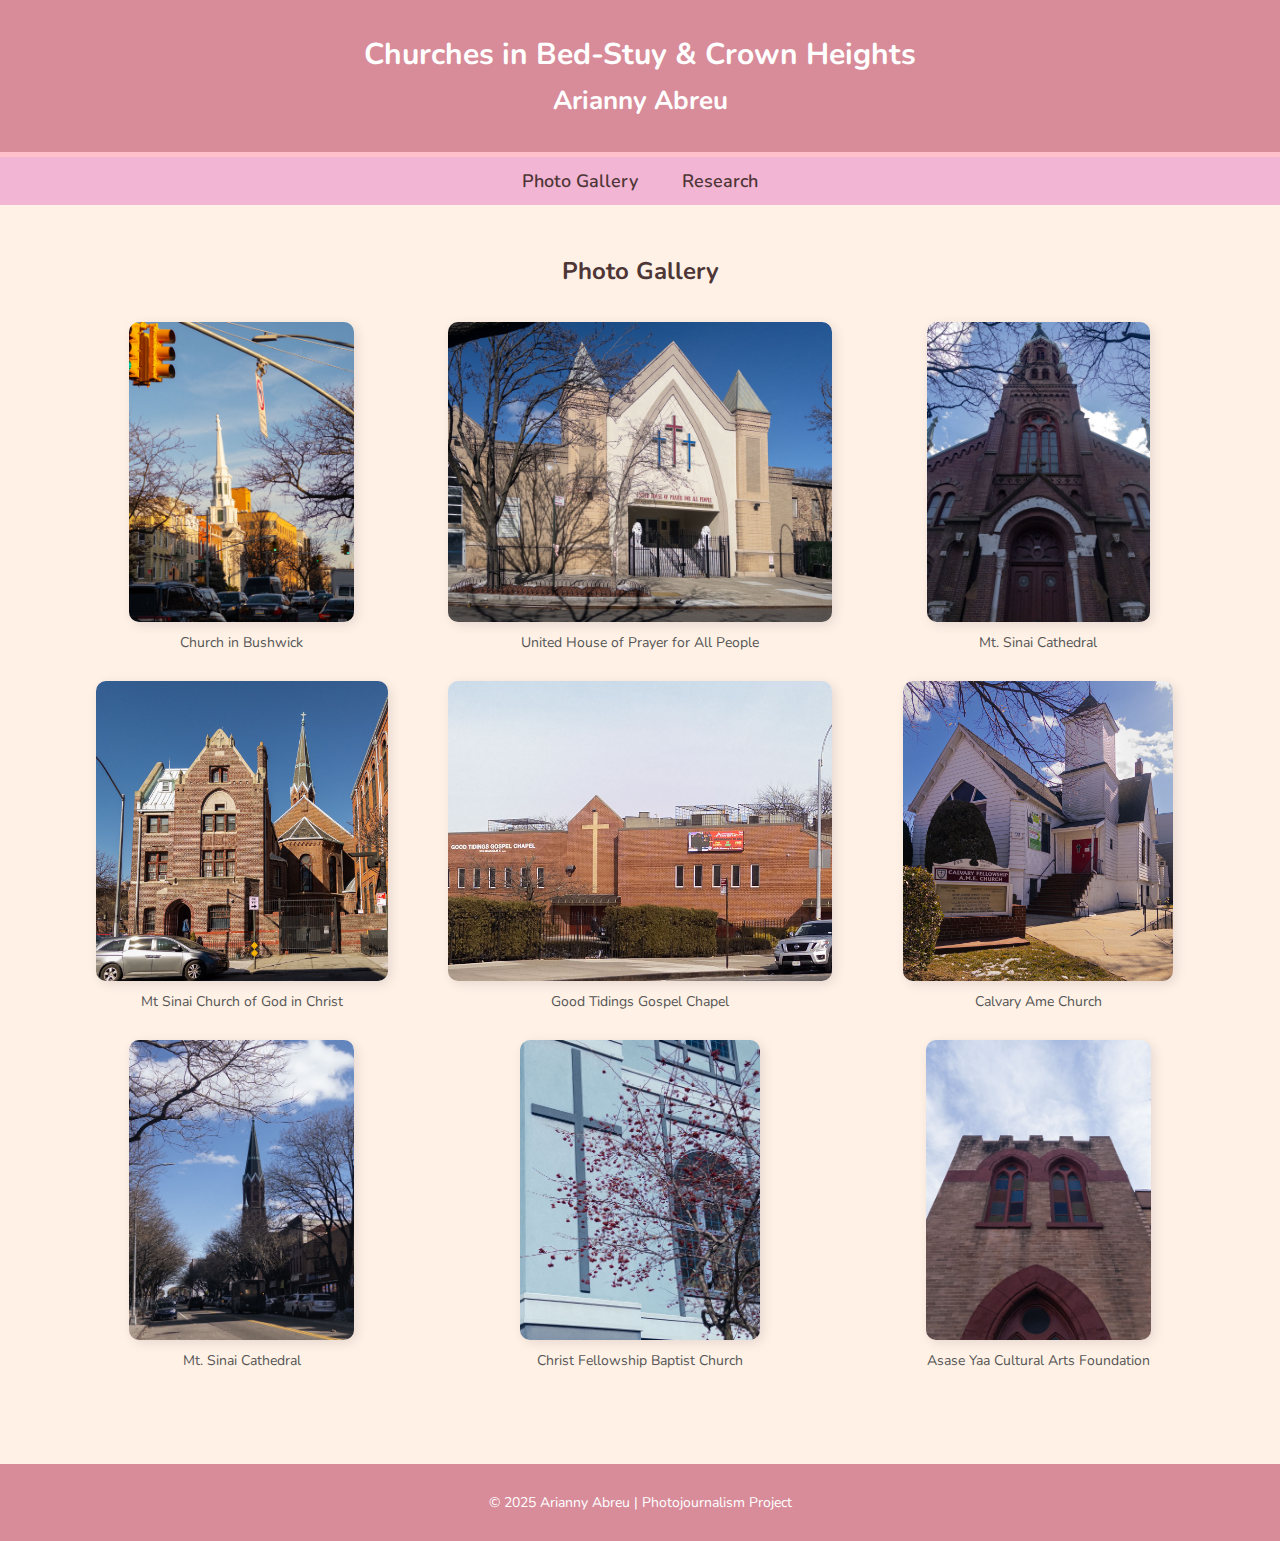
<file: index.html>
<!DOCTYPE html>
<html lang="en">
<head>
    <meta charset="UTF-8">
    <meta name="viewport" content="width=device-width, initial-scale=1.0">
    <title>Churches Gallery</title>
    <link rel="stylesheet" href="style.css">
</head>
<body>
    <header>
        <h1 style="font-size: 30px;">Churches in Bed-Stuy & Crown Heights</h1>
        <h1>Arianny Abreu</h1>
    </header>

    <nav>
        <ul>
            <li><a href="index.html">Photo Gallery</a></li>
            <li><a href="research.html">Research</a></li>
        </ul>
    </nav>

    <section id="photos">
        <h2>Photo Gallery</h2>
        <div class="gallery">
        <div>
            <a href="Church1.JPG" target="_blank">
                <img src="Church1.JPG" alt="Church 1">
            </a>
            <p style="margin-top: 5px; font-size: 14px; color: #555;">Church in Bushwick</p>
        </div>
        
        <div>
            <a href="Church3.JPG" target="_blank">
                <img src="Church3.JPG" alt="Church 3">
            </a>
            <p style="margin-top: 5px; font-size: 14px; color: #555;">United House of Prayer for All People</p>
        </div>

        <div>
            <a href="Church2.JPG" target="_blank">
                <img src="Church2.JPG" alt="Church 2">
            </a>
            <p style="margin-top: 5px; font-size: 14px; color: #555;">Mt. Sinai Cathedral</p>
        </div>

        <div>
            <a href="Church4.JPG" target="_blank">
                <img src="Church4.JPG" alt="Church 4">
            </a>
            <p style="margin-top: 5px; font-size: 14px; color: #555;">Mt Sinai Church of God in Christ</p>
        </div>
        
        <div>
            <a href="Church5.JPG" target="_blank">
                <img src="Church5.JPG" alt="Church 5">
            </a>
            <p style="margin-top: 5px; font-size: 14px; color: #555;">Good Tidings Gospel Chapel</p>
        </div>

        <div>
            <a href="Church6.JPG" target="_blank">
                <img src="Church6.JPG" alt="Church 6">
            </a>
            <p style="margin-top: 5px; font-size: 14px; color: #555;">Calvary Ame Church</p>
        </div>
        


        <div>
            <a href="Church8.JPG" target="_blank">
                <img src="Church8.JPG" alt="Church 8">
            </a>
            <p style="margin-top: 5px; font-size: 14px; color: #555;">Mt. Sinai Cathedral</p>
        </div>
      
        <div>
            <a href="Church11.JPG" target="_blank">
                <img src="Church11.JPG" alt="Church 7">
            </a>
            <p style="margin-top: 5px; font-size: 14px; color: #555;">Christ Fellowship Baptist Church</p>
        </div>
        
        <div>
            <a href="Church12.JPG" target="_blank">
                <img src="Church12.JPG" alt="Church 12">
            </a>
            <p style="margin-top: 5px; font-size: 14px; color: #555;">Asase Yaa Cultural Arts Foundation</p>
        </div>
      </div>
      
    </section>

    <footer>
        <p>&copy; 2025 Arianny Abreu | Photojournalism Project</p>
    </footer>
</body>
</html>
</file>
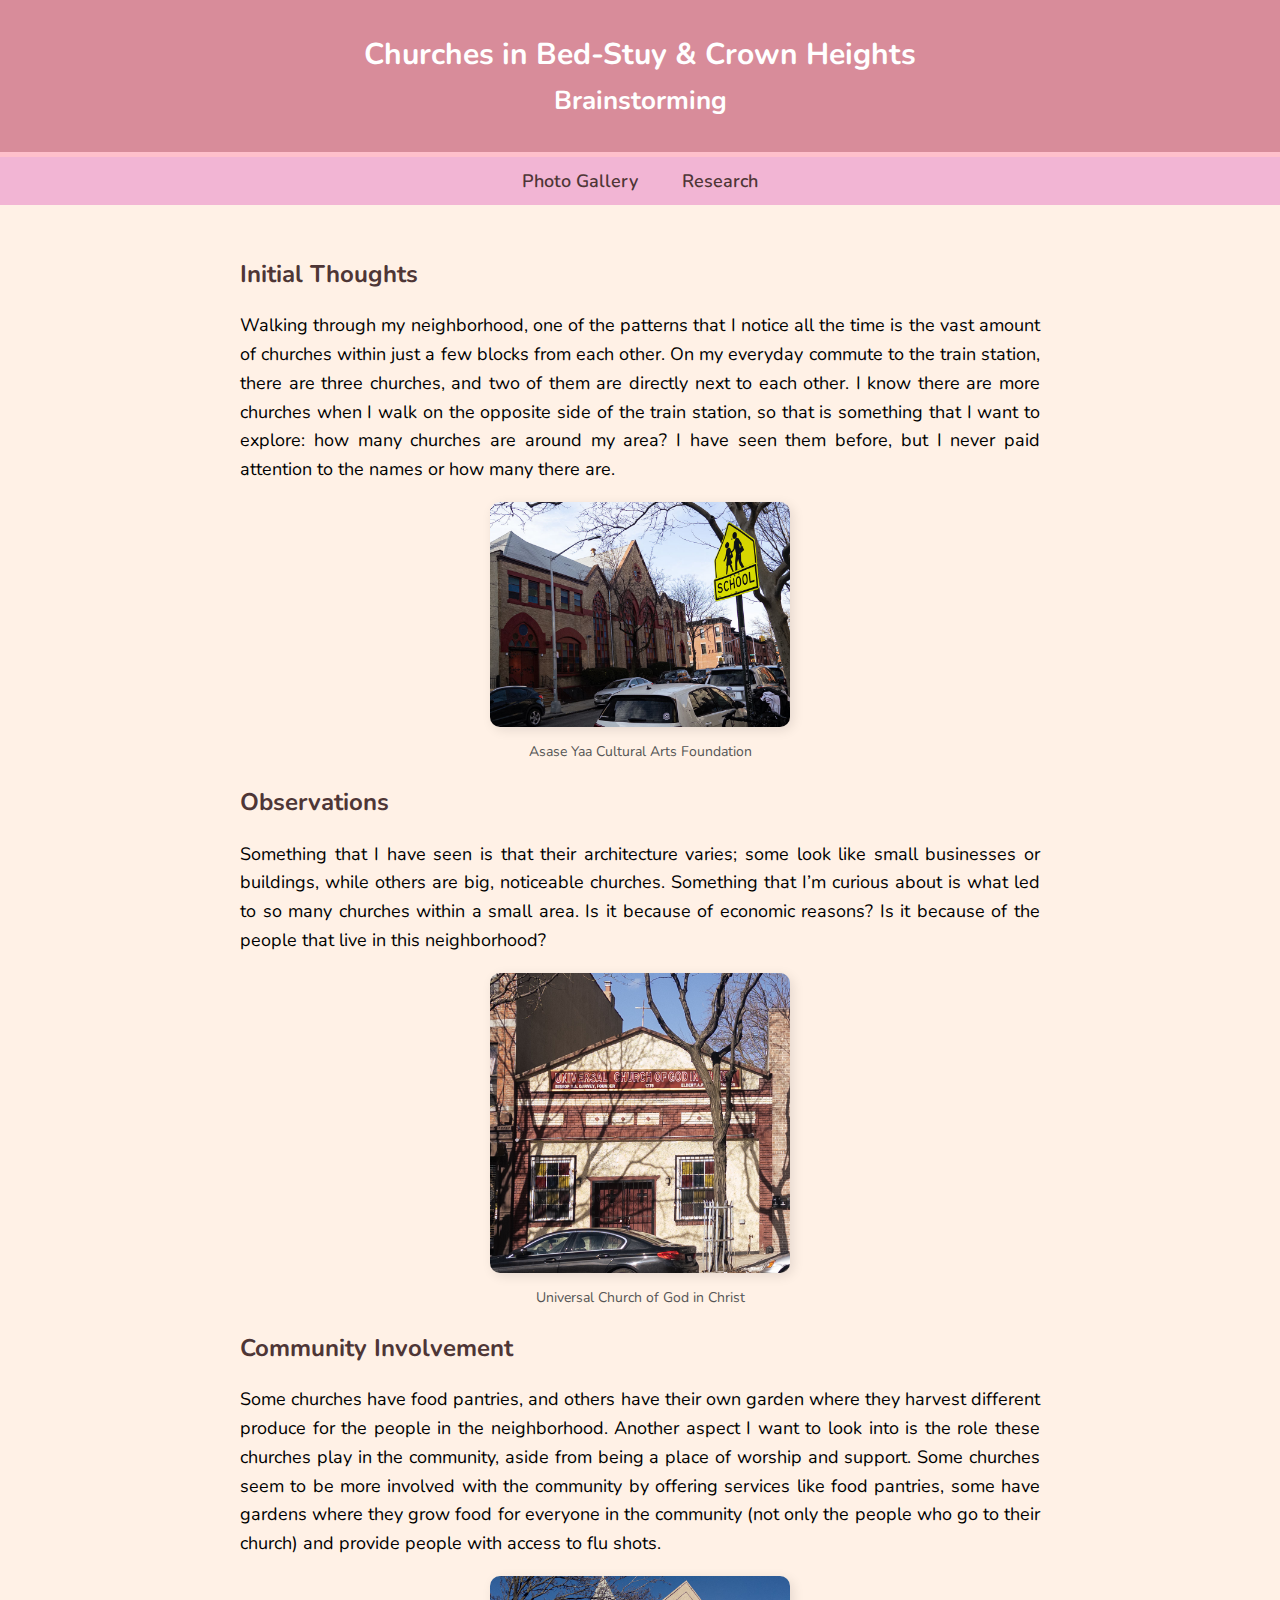
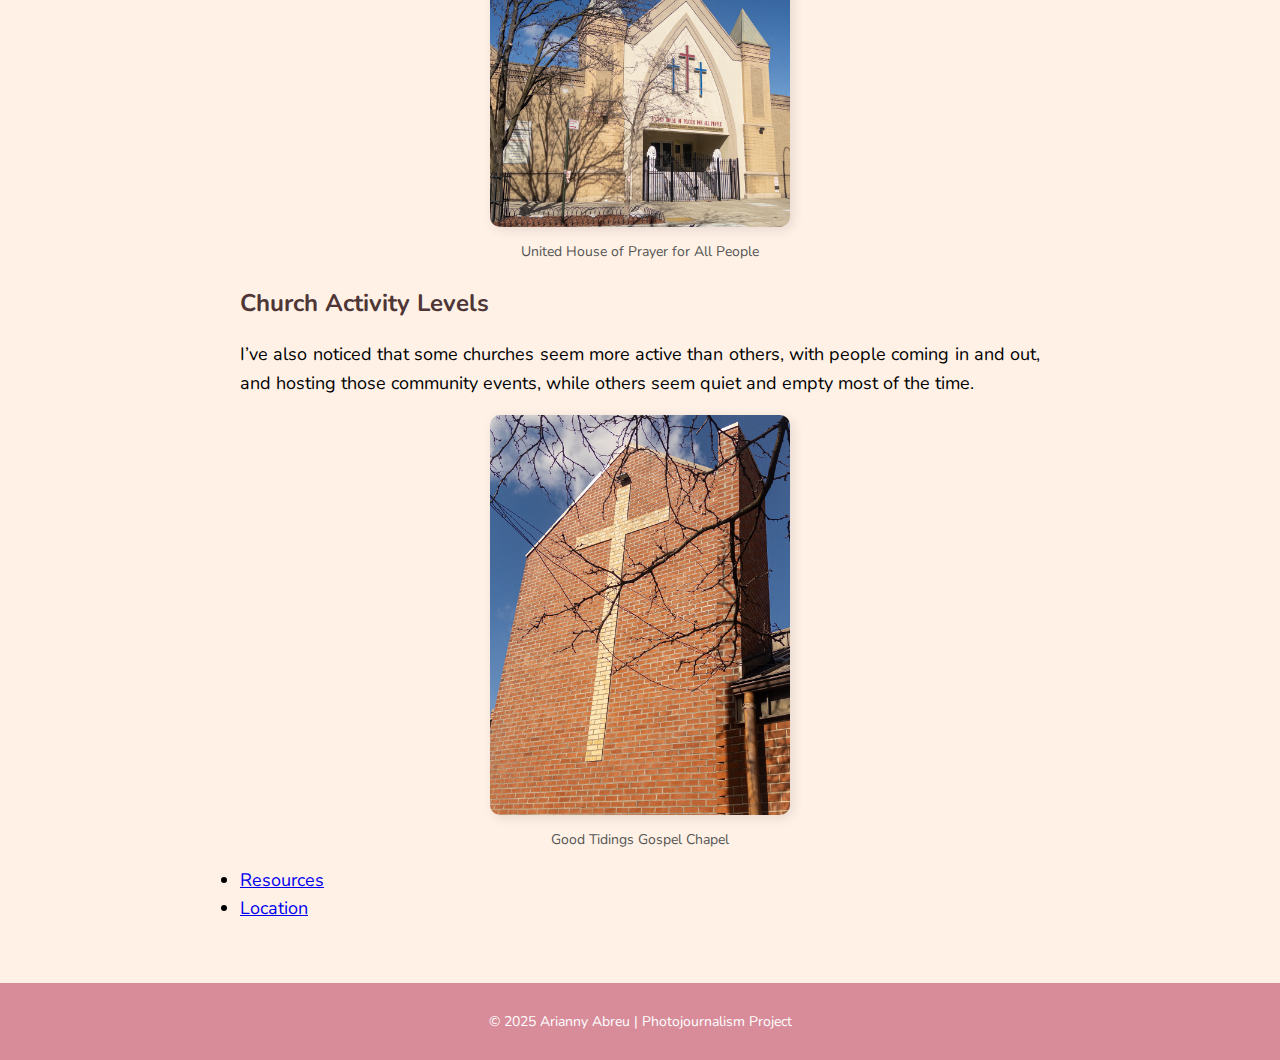
<file: brainstorming.html>
<!DOCTYPE html>
<html lang="en">
<head>
    <meta charset="UTF-8">
    <meta name="viewport" content="width=device-width, initial-scale=1.0">
    <title>Brainstorming - Churches</title>
    <link rel="stylesheet" href="style.css">
</head>
<body>
    <header>
        <h1 style="font-size: 30px;">Churches in Bed-Stuy & Crown Heights</h1>
        <h1>Brainstorming</h1>
    </header>

    <nav>
        <ul>
            <li><a href="index.html">Photo Gallery</a></li>
            <li><a href="research.html">Research</a></li>
        </ul>
    </nav>

    <section id="brainstorming">
        <h2>Initial Thoughts</h2>
        <p>Walking through my neighborhood, one of the patterns that I notice all the time is the vast amount of churches within just a few blocks from each other. On my everyday commute to the train station, there are three churches, and two of them are directly next to each other. I know there are more churches when I walk on the opposite side of the train station, so that is something that I want to explore: how many churches are around my area? I have seen them before, but I never paid attention to the names or how many there are.</p>
        <div style="text-align: center;">
            <img src="Church16.JPG" alt="Church 16" style="width: 300px; height: auto; border-radius: 10px; box-shadow: 3px 3px 12px rgba(0,0,0,0.1);">
            <p style="font-size: 14px; color: #555; margin-top: 5px;">Asase Yaa Cultural Arts Foundation</p>
          </div>
        <h2>Observations</h2>
        <p>Something that I have seen is that their architecture varies; some look like small businesses or buildings, while others are big, noticeable churches. Something that I’m curious about is what led to so many churches within a small area. Is it because of economic reasons? Is it because of the people that live in this neighborhood?</p>
        <div style="text-align: center;">
            <img src="Church15.JPG" alt="Church 15" style="width: 300px; height: auto; border-radius: 10px; box-shadow: 3px 3px 12px rgba(0,0,0,0.1);">
            <p style="font-size: 14px; color: #555; margin-top: 5px;">Universal Church of God in Christ</p>
          </div>
        <h2>Community Involvement</h2>
        <p>Some churches have food pantries, and others have their own garden where they harvest different produce for the people in the neighborhood. Another aspect I want to look into is the role these churches play in the community, aside from being a place of worship and support. Some churches seem to be more involved with the community by offering services like food pantries, some have gardens where they grow food for everyone in the community (not only the people who go to their church) and provide people with access to flu shots.</p>
        <div style="text-align: center;">
            <img src="Church9.JPG" alt="Church 9" style="width: 300px; height: auto; border-radius: 10px; box-shadow: 3px 3px 12px rgba(0,0,0,0.1);">
            <p style="font-size: 14px; color: #555; margin-top: 5px;">United House of Prayer for All People</p>
          </div>
        <h2>Church Activity Levels</h2>
        <p>I’ve also noticed that some churches seem more active than others, with people coming in and out, and hosting those community events, while others seem quiet and empty most of the time.</p>
        <div style="text-align: center;">
            <img src="Church17.JPG" alt="Church 17" style="width: 300px; height: auto; border-radius: 10px; box-shadow: 3px 3px 12px rgba(0,0,0,0.1);">
            <p style="font-size: 14px; color: #555; margin-top: 5px;">Good Tidings Gospel Chapel</p>
          </div>
        <li><a href="resources.html">Resources</a></li>
        <li><a href="map.html">Location</a></li>
    </section>

    <footer>
        <p>&copy; 2025 Arianny Abreu | Photojournalism Project</p>
    </footer>
</body>
</html>
</file>
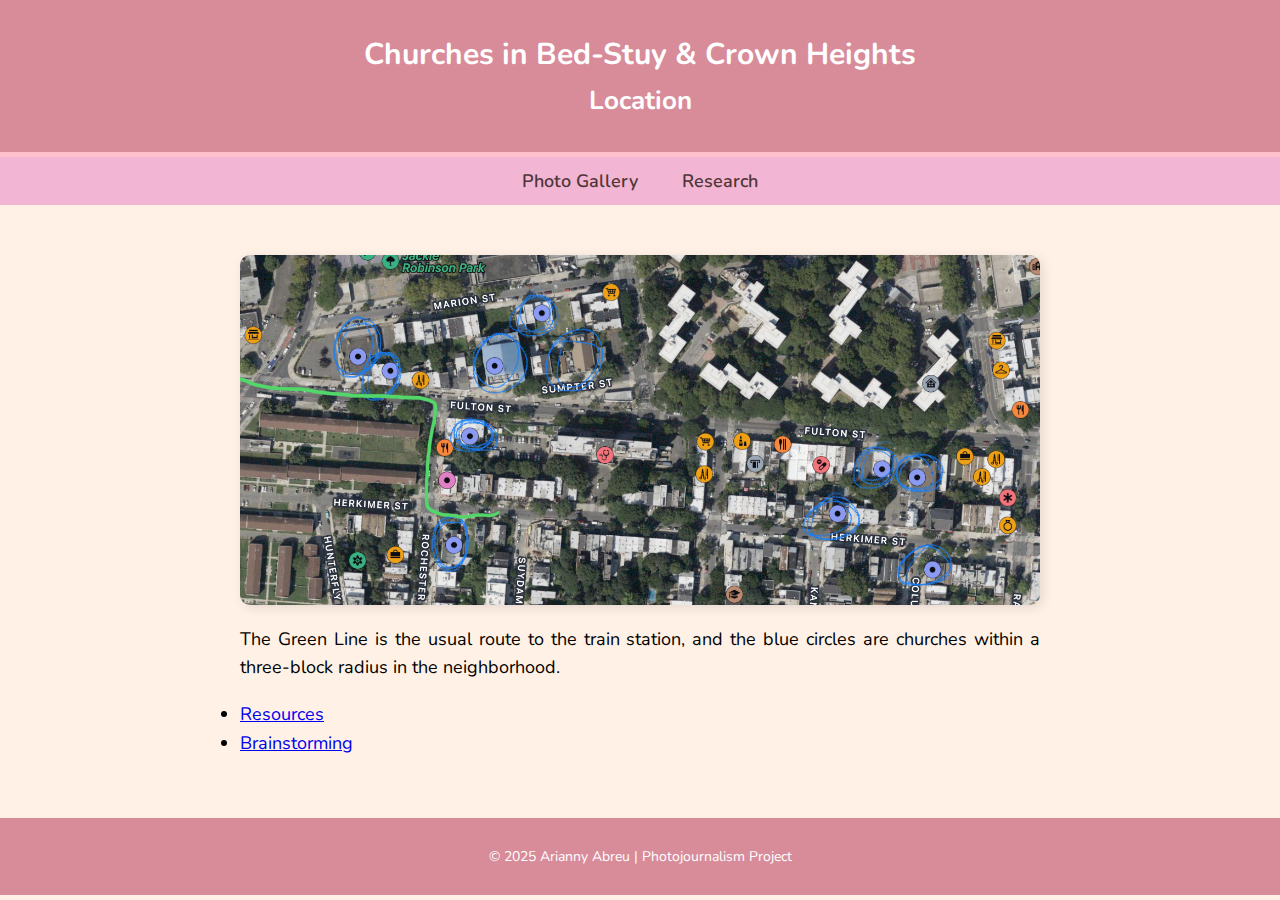
<file: map.html>
<!DOCTYPE html>
<html lang="en">
<head>
    <meta charset="UTF-8">
    <meta name="viewport" content="width=device-width, initial-scale=1.0">
    <title>Map</title>
    <link rel="stylesheet" href="style.css">
</head>
<body>
    <header>
        <h1 style="font-size: 30px;">Churches in Bed-Stuy & Crown Heights</h1>
        <h1>Location</h1>
    </header>
    <nav>
        <ul>
            <li><a href="index.html">Photo Gallery</a></li>
            <li><a href="research.html">Research</a></li>
        </ul>
    </nav>

    <section id="map-section">
        <img id="location" src="Location.jpeg" alt="Location" style="max-width: 100%; border-radius: 10px;">
        <p>The Green Line is the usual route to the train station, and the blue circles are churches within a three-block radius in the neighborhood.</p>
        <li><a href="resources.html">Resources</a></li>
        <li><a href="brainstorming.html">Brainstorming</a></li>

    </section>

    <footer>
        <p>&copy; 2025 Arianny Abreu | Photojournalism Project</p>
    </footer>
</body>
</html>
</file>
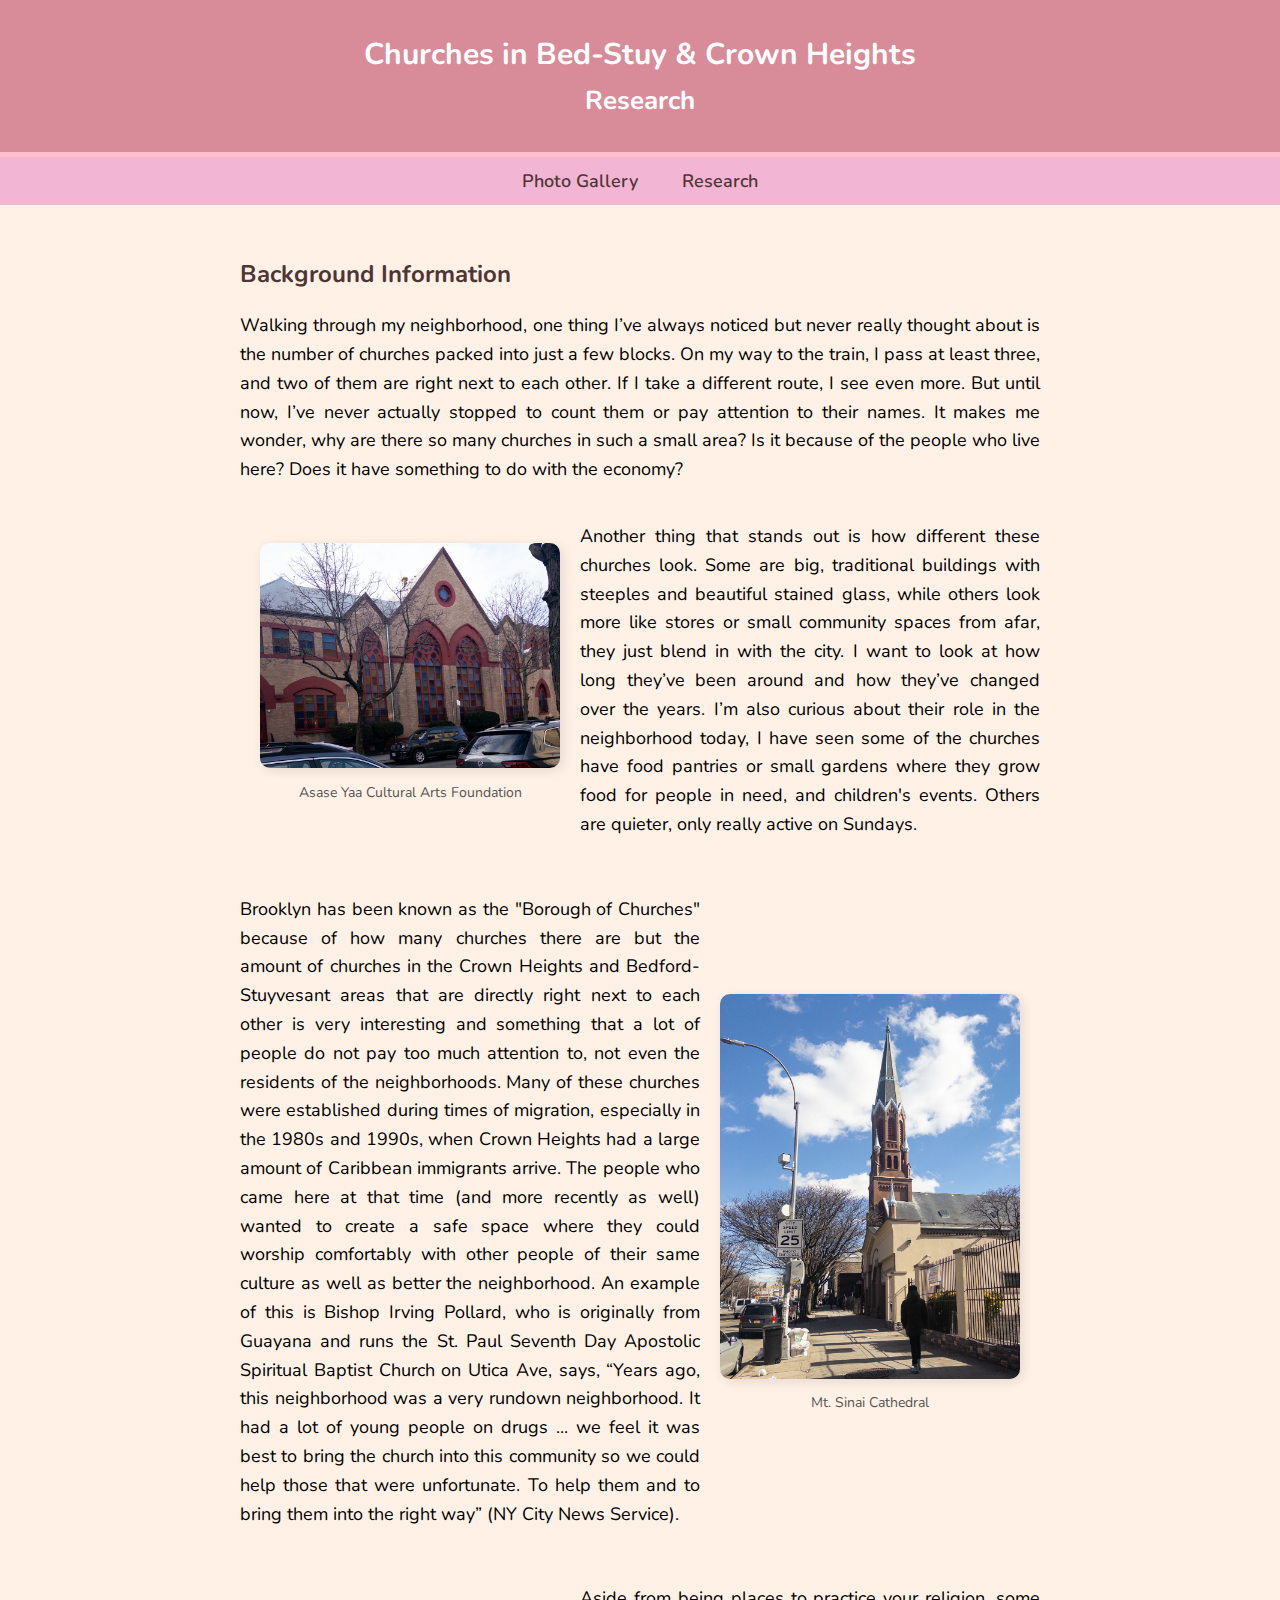
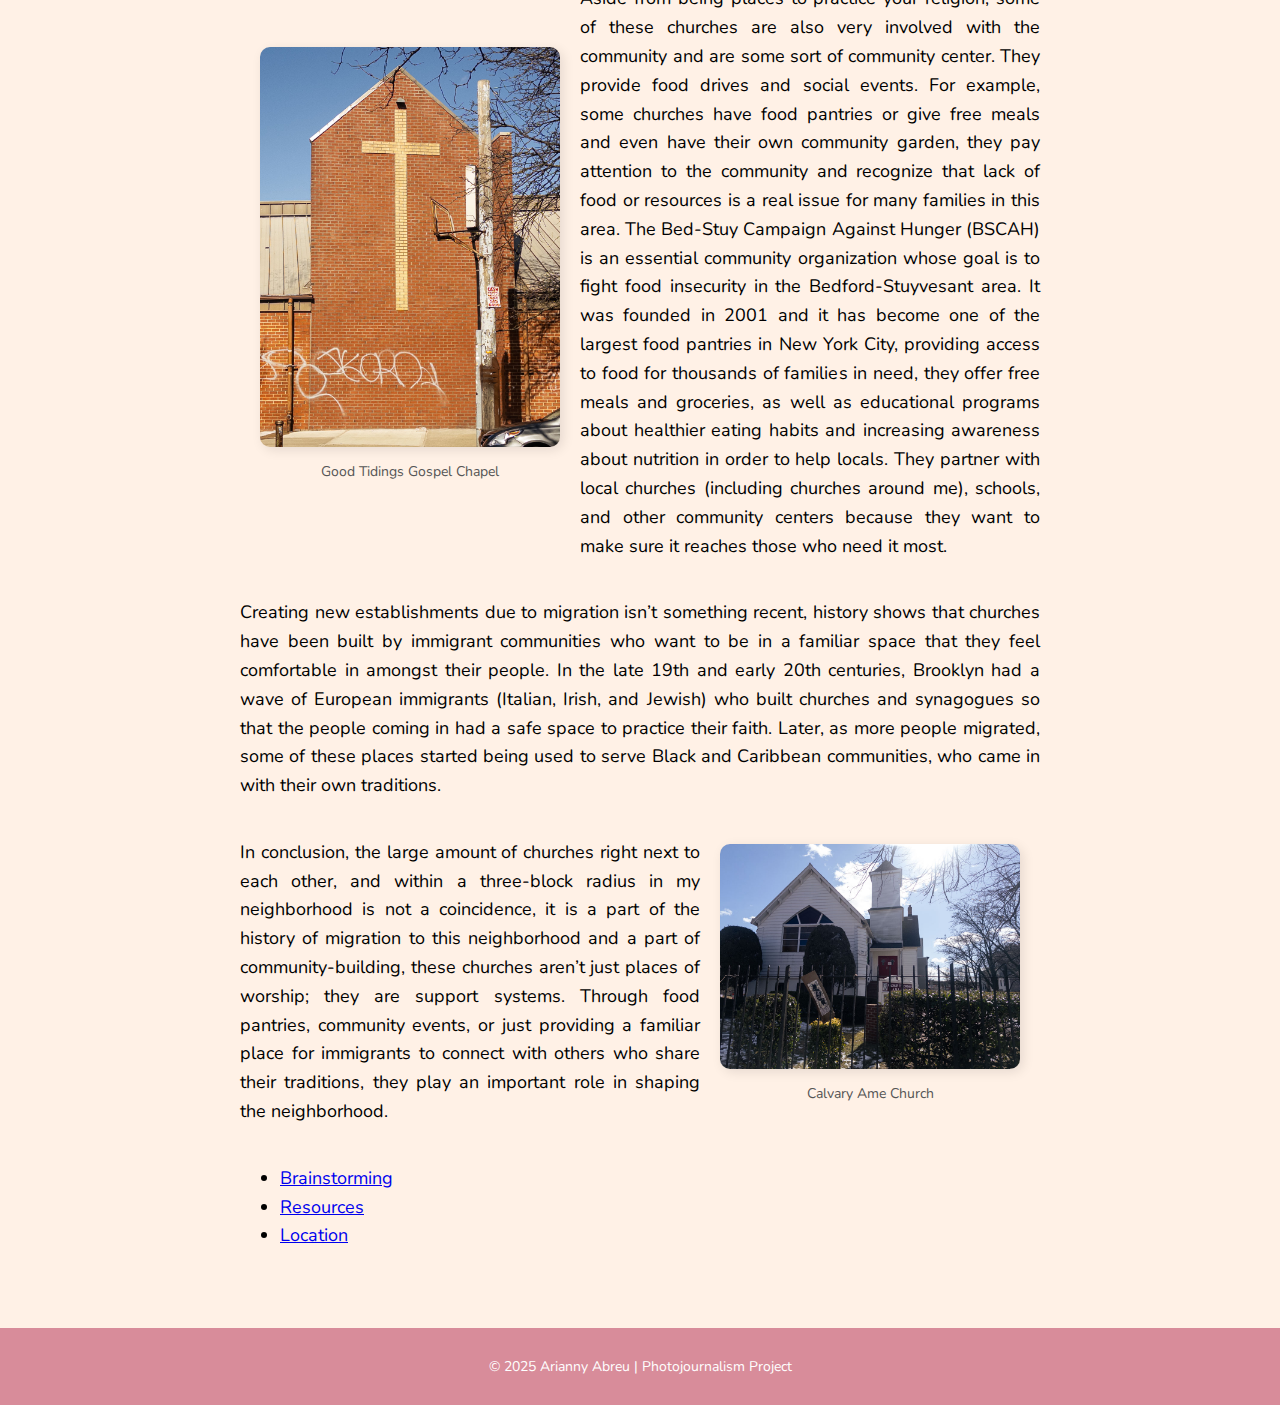
<file: research.html>
<!DOCTYPE html>
<html lang="en">
<head>
  <meta charset="UTF-8">
  <meta name="viewport" content="width=device-width, initial-scale=1.0">
  <title>Churches Research</title>
  <link rel="stylesheet" href="style.css">
  <style>
    .integrated {
      display: flex;
      align-items: center;
      margin: 20px 0;
    }
    .integrated img {
      width: 300px;
      height: auto;
      margin: 0 20px;
      border-radius: 10px;
      box-shadow: 3px 3px 12px rgba(0,0,0,0.1);
    }
    .caption {
      font-size: 14px;
      color: #555;
      text-align: center;
      margin-top: 5px;
    }
    .text {
      flex: 1;
    }
  </style>
</head>
<body>
  <header>
    <h1 style="font-size: 30px;">Churches in Bed-Stuy & Crown Heights</h1>
    <h1>Research</h1>
  </header>
  
  <nav>
    <ul>
      <li><a href="index.html">Photo Gallery</a></li>
      <li><a href="research.html">Research</a></li>
    </ul>
  </nav>
  
  <section id="research">
    <h2>Background Information</h2>
    <p>
      Walking through my neighborhood, one thing I’ve always noticed but never really thought about is the number of churches packed into just a few blocks. On my way to the train, I pass at least three, and two of them are right next to each other. If I take a different route, I see even more. But until now, I’ve never actually stopped to count them or pay attention to their names. It makes me wonder, why are there so many churches in such a small area? Is it because of the people who live here? Does it have something to do with the economy?
    </p>
    
    <!--  Image on the left -->
    <div class="integrated" style="flex-direction: row;">
      <div>
        <img src="Church10.JPG" alt="Church 10">
        <p class="caption">Asase Yaa Cultural Arts Foundation</p>
      </div>
      <div class="text">
        <p>
            Another thing that stands out is how different these churches look. Some are big, traditional buildings with steeples and beautiful stained glass, while others look more like stores or small community spaces from afar, they just blend in with the city. I want to look at how long they’ve been around and how they’ve changed over the years. I’m also curious about their role in the neighborhood today, I have seen some of the churches have food pantries or small gardens where they grow food for people in need, and children's events. Others are quieter, only really active on Sundays.
        </p>
      </div>
    </div>
    
     <!-- Image on the right -->
        <div class="integrated" style="flex-direction: row-reverse;">
            <div>
                <img src="Church7.JPG" alt="Church 7">
                <p class="caption">Mt. Sinai Cathedral</p>
            </div>
        <div class="text">
            <p>
                Brooklyn has been known as the "Borough of Churches" because of how many churches there are but the amount of churches in the Crown Heights and Bedford-Stuyvesant areas that are directly right next to each other is very interesting and something that a lot of people do not pay too much attention to, not even the residents of the neighborhoods. Many of these churches were established during times of migration, especially in the 1980s and 1990s, when Crown Heights had a large amount of Caribbean immigrants arrive. The people who came here at that time (and more recently as well) wanted to create a safe space where they could worship comfortably with other people of their same culture as well as better the neighborhood. An example of this is Bishop Irving Pollard, who is originally from Guayana and runs the St. Paul Seventh Day Apostolic Spiritual Baptist Church on Utica Ave, says, “Years ago, this neighborhood was a very rundown neighborhood. It had a lot of young people on drugs ... we feel it was best to bring the church into this community so we could help those that were unfortunate. To help them and to bring them into the right way” (NY City News Service). 
            </p>
        </div>
        </div>
    
    <!-- Image on the right -->
    <div class="integrated" style="flex-direction: row;">
      <div>
        <img src="Church13.JPG" alt="Church 13">
        <p class="caption">Good Tidings Gospel Chapel</p>
      </div>
      <div class="text">
        <p>
            Aside from being places to practice your religion, some of these churches are also very involved with the community and are some sort of community center. They provide food drives and social events. For example, some churches have food pantries or give free meals and even have their own community garden, they pay attention to the community and recognize that lack of food or resources is a real issue for many families in this area. The Bed-Stuy Campaign Against Hunger (BSCAH) is an essential community organization whose goal is to fight food insecurity in the Bedford-Stuyvesant area. It was founded in 2001 and it has become one of the largest food pantries in New York City, providing access to food for thousands of families in need, they offer free meals and groceries, as well as educational programs about healthier eating habits and increasing awareness about nutrition in order to help locals. They partner with local churches (including churches around me), schools, and other community centers because they want to make sure it reaches those who need it most.
        </p>
      </div>
    </div>
    
    <p>
        Creating new establishments due to migration isn’t something recent, history shows that churches have been built by immigrant communities who want to be in a familiar space that they feel comfortable in amongst their people. In the late 19th and early 20th centuries, Brooklyn had a wave of European immigrants (Italian, Irish, and Jewish) who built churches and synagogues so that the people coming in had a safe space to practice their faith. Later, as more people migrated, some of these places started being used to serve Black and Caribbean communities, who came in with their own traditions.
    </p>
    
    <!-- Image on the left -->
    <div class="integrated" style="flex-direction: row-reverse;">
      <div>
        <img src="Church14.JPG" alt="Church 14">
        <p class="caption">Calvary Ame Church</p>
      </div>
      <div class="text">
        <p>
            In conclusion, the large amount of churches right next to each other, and within a three-block radius in my neighborhood is not a coincidence, it is a part of the history of migration to this neighborhood and a part of community-building, these churches aren’t just places of worship; they are support systems. Through food pantries, community events, or just providing a familiar place for immigrants to connect with others who share their traditions, they play an important role in shaping the neighborhood. 
        </p>
      </div>
    </div>
    
    <ul>
      <li><a href="brainstorming.html">Brainstorming</a></li>
      <li><a href="resources.html">Resources</a></li>
      <li><a href="map.html">Location</a></li>
    </ul>
    
  </section>
  
  <footer>
    <p>&copy; 2025 Arianny Abreu | Photojournalism Project</p>
  </footer>
</body>
</html>
</file>
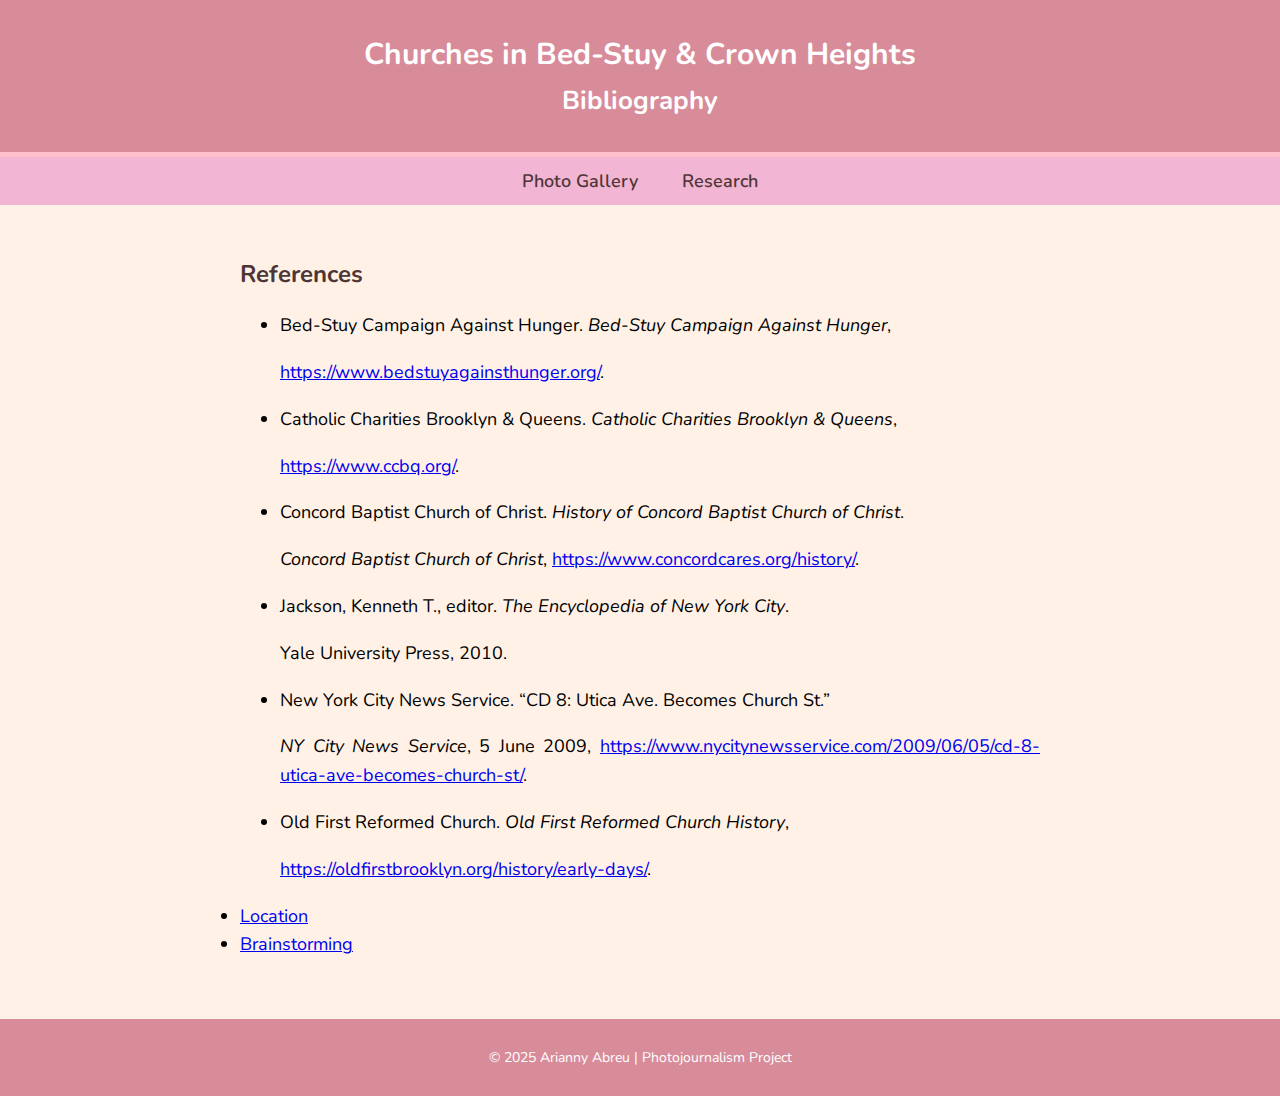
<file: resources.html>
<!DOCTYPE html>
<html lang="en">
<head>
    <meta charset="UTF-8">
    <meta name="viewport" content="width=device-width, initial-scale=1.0">
    <title> Resources - Bibliography</title>
    <link rel="stylesheet" href="style.css">
    
</head>
<body>
    <header>
        <h1 style="font-size: 30px;">Churches in Bed-Stuy & Crown Heights</h1>
        <h1>Bibliography</h1>
    </header>

    <nav>
        <ul>
            <li><a href="index.html">Photo Gallery</a></li>
            <li><a href="research.html">Research</a></li>
        </ul>
    </nav>

    <section id="resources">
        <h2>References</h2>
        <ul class="bibliography">
            <li><p>Bed-Stuy Campaign Against Hunger. <i>Bed-Stuy Campaign Against Hunger</i>,</p> <a href="https://www.bedstuyagainsthunger.org/" target="_blank">https://www.bedstuyagainsthunger.org/</a>.</li>
            <li><p>Catholic Charities Brooklyn & Queens. <i>Catholic Charities Brooklyn & Queens</i>,</p> <a href="https://www.ccbq.org/" target="_blank">https://www.ccbq.org/</a>.</li>
            <li><p>Concord Baptist Church of Christ. <i>History of Concord Baptist Church of Christ</i>.</p> <i>Concord Baptist Church of Christ</i>, <a href="https://www.concordcares.org/history/" target="_blank">https://www.concordcares.org/history/</a>.</li>
            <li><p>Jackson, Kenneth T., editor. <i>The Encyclopedia of New York City</i>.</p> Yale University Press, 2010.</li>
            <li><p>New York City News Service. “CD 8: Utica Ave. Becomes Church St.”</p> <i>NY City News Service</i>, 5 June 2009, <a href="https://www.nycitynewsservice.com/2009/06/05/cd-8-utica-ave-becomes-church-st/" target="_blank">https://www.nycitynewsservice.com/2009/06/05/cd-8-utica-ave-becomes-church-st/</a>.</li>
            <li><p>Old First Reformed Church. <i>Old First Reformed Church History</i>,</p> <a href="https://oldfirstbrooklyn.org/history/early-days/" target="_blank">https://oldfirstbrooklyn.org/history/early-days/</a>.</li>
        </ul>
        <li><a href="map.html">Location</a></li>
        <li><a href="brainstorming.html">Brainstorming</a></li> 
    </section>

    <footer>
        <p>&copy; 2025 Arianny Abreu | Photojournalism Project</p>
    </footer>
</body>
</html>
</file>
<file: style.css>
@import url('https://fonts.googleapis.com/css2?family=Nunito:wght@300;400;700&display=swap');


body {
    font-family: 'Nunito', sans-serif;
    background-color: #FFF1E6;
    margin: 0;
    padding: 0;
    
}


header {
    background-color: #D88C9A;
    padding: 30px 15px;
    text-align: center;
    color: white;
    border-bottom: 5px solid pink;
}

h1 {
    font-size: 26px;
    margin: 0;
    font-weight: 700;
    padding: 4px;
}


nav {
    background-color: #F2B5D4;
    text-align: center;
    padding: 12px 0;
}

nav ul {
    list-style: none;
    padding: 0;
    margin: 0;
}

nav ul li {
    display: inline;
    margin: 0 20px;
}

nav ul li a {
    text-decoration: none;
    color: #4E3636;
    font-weight: 600;
    font-size: 18px;
    transition: color 0.3s ease;
}

nav ul li a:hover {
    color: whitesmoke;
}

#photos {
    text-align: center;
    padding: 30px;
}

h2 {
    font-size: 24px;
    margin-bottom: 15px;
    font-weight: 700;
    color: #4E3636
}

.gallery {
    display: grid;
    grid-template-columns: repeat(3, 1fr);
    gap: 15px;
    padding: 20px;
    justify-items: center;
}

.gallery img {
    width: 100%;
    height: 300px;
    object-fit: cover;
    border-radius: 10px;
    box-shadow: 3px 3px 12px rgba(0, 0, 0, 0.1);
    transition: transform 0.3s ease-in-out, box-shadow 0.3s ease-in-out;
}

.gallery img:hover {
    transform: scale(1.05);
    box-shadow: 5px 5px 18px rgba(0, 0, 0, 0.2);
}


#research, #resources, #brainstorming, #map-section {
  padding: 30px;
  max-width: 800px;
  margin: auto;
  text-align: justify;
  line-height: 1.6;
  font-size: 18px;
}

#location {
  display: block;
  margin: 20px auto;
  max-width: 100%;
  height: auto;
  border-radius: 10px;
  box-shadow: 3px 3px 12px rgba(0, 0, 0, 0.1);
}

footer {
    text-align: center;
    padding: 15px;
    background-color: #D88C9A;
    color: white;
    font-size: 14px;
    margin-top: 30px;
}
</file>
